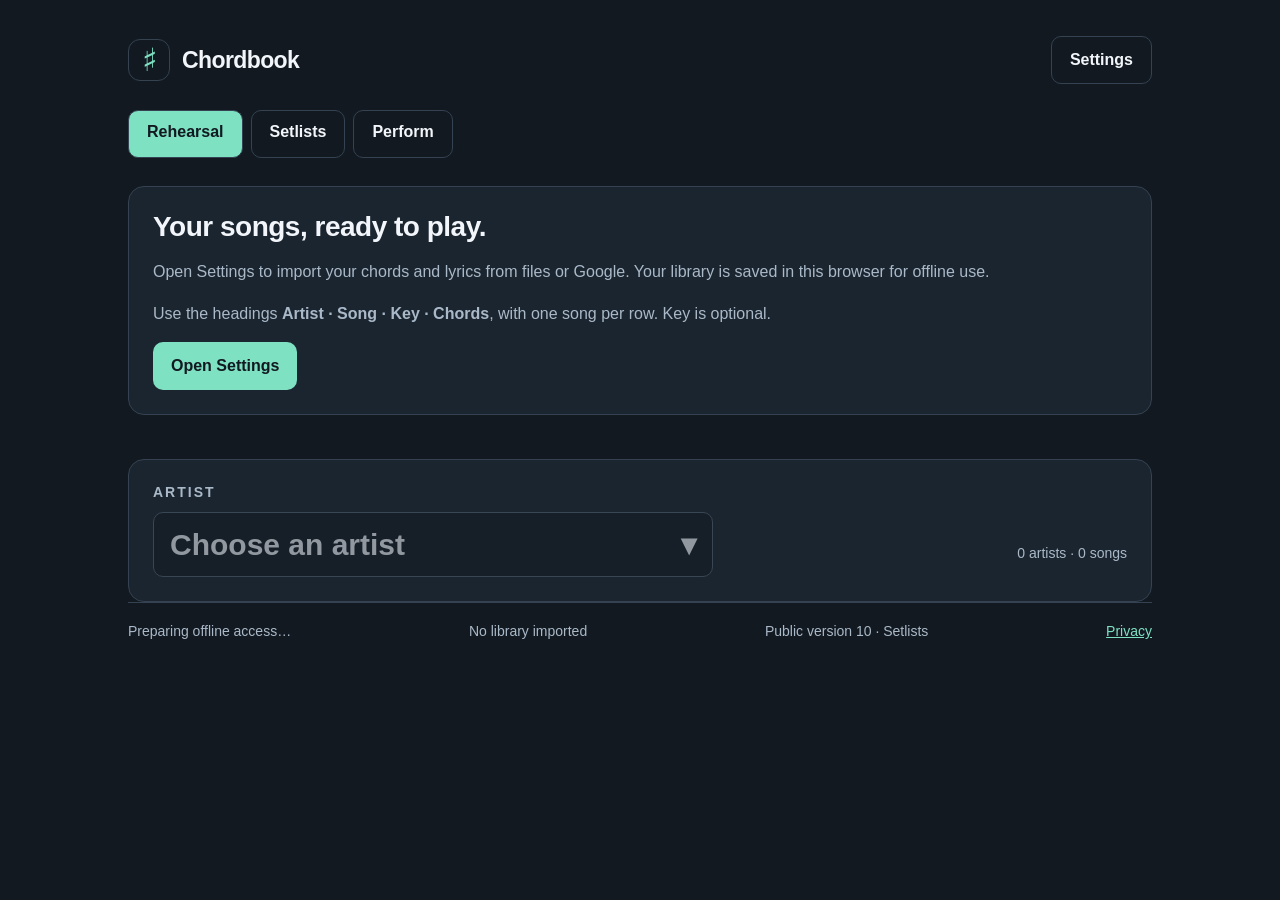
<file: index.html>
<!doctype html>
<html lang="en">
<head>
<meta charset="utf-8"><meta name="viewport" content="width=device-width, initial-scale=1, viewport-fit=cover">
<meta name="theme-color" content="#121921"><meta name="apple-mobile-web-app-capable" content="yes"><meta name="apple-mobile-web-app-title" content="Chordbook">
<title>Chordbook</title><link rel="manifest" href="manifest.webmanifest"><link rel="apple-touch-icon" href="icon-192.png">
<link rel="icon" href="data:image/svg+xml,%3Csvg xmlns='http://www.w3.org/2000/svg' viewBox='0 0 64 64'%3E%3Crect width='64' height='64' rx='14' fill='%23121921'/%3E%3Ctext x='32' y='46' text-anchor='middle' font-family='Arial' font-size='44' fill='%237de1c2'%3E♯%3C/text%3E%3C/svg%3E">
<script src="themes.js"></script><link rel="stylesheet" href="style.css"><script src="seed.js" defer></script><script src="csv.js" defer></script><script src="google-config.js" defer></script><script src="google-sheets.js" defer></script><script src="lyrics.js" defer></script><script src="jszip.min.js" defer></script><script src="docx-lyrics.js" defer></script><script src="app.js" defer></script><script src="setlist-model.js" defer></script><script src="setlists.js" defer></script>
</head>
<body>
<div class="app">
<header><div class="brand"><span class="mark" aria-hidden="true">♯</span><h1>Chordbook</h1></div><button id="open-settings" class="secondary">Settings</button><button id="back-library" class="secondary" hidden>Back to songs</button></header>
<nav class="mode-nav" aria-label="App mode"><a href="#" data-mode="library">Rehearsal</a><a href="#setlists" data-mode="setlists">Setlists</a><a href="#perform" data-mode="perform">Perform</a></nav>
<p id="message" role="status" hidden></p>
<aside id="picker-recovery" hidden><span>Google chooser stuck? Close it, then use Sign in again. If the cookie error persists, try opening Chordbook in Safari.</span><button id="close-picker">Close Google chooser</button></aside><div id="app-update" hidden><p>A new app version is ready. Your saved songs will be kept.</p><button id="reload-app">Load updated app</button></div><main>
<section id="settings-page" aria-labelledby="settings-heading" hidden>
<h2 id="settings-heading" tabindex="-1">Settings</h2>
<p class="settings-intro">Import a file from your device, or connect a Google source. Everything you save is available offline.</p>
<section class="settings-card" aria-labelledby="appearance-heading"><h3 id="appearance-heading">Appearance</h3><label for="colour-scheme">Colour scheme</label><select id="colour-scheme"></select><p>Saved on this device and available offline.</p></section>
<section class="settings-card" aria-labelledby="chords-settings-heading"><h3 id="chords-settings-heading">Chords</h3><p id="google-source"></p>
<div class="settings-actions"><button id="import">Import file (.csv)</button><button id="google-change" class="secondary">Connect Google source</button><button id="google-update" class="secondary" hidden>Update from Google</button></div><input type="file" id="file" accept=".csv,text/csv" hidden>
<p>Use Artist, Song, Key and Chords columns. Key is optional. To update a file-based library, import the revised file.</p><a href="template.csv" download>Download a blank chords template</a></section>
<section class="settings-card" aria-labelledby="lyrics-settings-heading"><h3 id="lyrics-settings-heading">Lyrics</h3><p id="lyrics-source"></p>
<div class="settings-actions"><button id="lyrics-import">Import file (.docx)</button><button id="lyrics-connect" class="secondary">Connect Google source</button><button id="lyrics-update" class="secondary" hidden>Update from Google</button></div><input type="file" id="lyrics-file" accept=".docx,application/vnd.openxmlformats-officedocument.wordprocessingml.document" hidden>
<p>Lyrics can be used on their own. One document can hold all your lyrics. To update file-based lyrics, import the revised file.</p>
<details><summary>Lyrics document format</summary><p>Use Heading 1 for each <strong>Artist — Song</strong> title, and normal text underneath for the lyrics. Use Artist — Song headings to build the artist/song list. If you also import chords, matching names share the lyrics. One lyrics entry can serve multiple keys of the same song. In Google Docs, choose File → Download → Microsoft Word (.docx) for a copy you can import offline. Background highlighting is preserved. The first two highlight colours use your selected colour scheme; additional colours retain their original background with readable text. Older .doc and PDF files are not supported.</p></details></section>
<section class="settings-card" aria-labelledby="google-settings-heading"><h3 id="google-settings-heading">Google connection</h3><div class="settings-actions"><button id="google-update-all" hidden>Update both from Google</button><button id="google-signin" class="secondary">Sign in again</button></div><p>Google actions need an internet connection. File imports do not require Google sign-in. Importing a file replaces that collection’s Google connection; the other collection is unaffected.</p></section>
</section><section id="library-page">
<section id="welcome" class="welcome"><h2>Your songs, ready to play.</h2><p>Open Settings to import your chords and lyrics from files or Google. Your library is saved in this browser for offline use.</p><p>Use the headings <strong>Artist · Song · Key · Chords</strong>, with one song per row. Key is optional.</p><button id="welcome-settings">Open Settings</button></section><section class="picker" aria-label="Choose artist"><div><label for="artist-open">ARTIST</label><button id="artist-open" class="artist-select" type="button" aria-haspopup="dialog" aria-controls="artist-dialog" disabled><span id="artist-selected">Choose an artist</span><span aria-hidden="true">▾</span></button><select id="artist" hidden aria-hidden="true" tabindex="-1"></select></div><p id="library-count"></p></section>
<div class="section-heading"><h2 id="artist-heading"></h2><span id="song-count"></span></div>
<div class="reading-layout"><div id="songs"></div><aside class="size-control" aria-label="Chords and lyrics text size"><span class="size-label">Text<br>size</span><button id="size-plus" type="button" aria-label="Increase text size">+</button><output id="chord-size-value" aria-live="polite" aria-label="Text size in pixels">27</output><button id="size-minus" type="button" aria-label="Decrease text size">−</button></aside></div>
</section>
<section id="setlists-page" hidden aria-labelledby="setlists-heading">
<h2 id="setlists-heading" tabindex="-1">Setlists</h2><p>Create an order for your songs. Lists are saved offline on this device.</p>
<div class="settings-actions"><button id="setlist-new" disabled>New setlist</button></div>
<label for="setlist-select">Setlist</label><select id="setlist-select" disabled></select>
<p id="setlist-status" role="status">Opening saved setlists…</p><p id="setlist-empty">Create your first setlist, then add songs from your library.</p>
<div id="setlist-editor" hidden><div class="section-heading"><h3 id="setlist-title"></h3><span id="setlist-count"></span></div>
<div class="settings-actions"><button id="setlist-add" disabled>Add songs</button><button id="setlist-rename" class="secondary" disabled>Rename</button><button id="setlist-delete" class="secondary" disabled>Delete setlist</button></div>
<p>Drag the dotted handle to reorder, or use Up and Down. You can add a song more than once.</p><ol id="setlist-items" aria-label="Songs in setlist"></ol></div></section>
<section id="perform-page" hidden aria-labelledby="perform-heading"><h2 id="perform-heading" tabindex="-1">Perform</h2><p>One song at a time, in your chosen order.</p>
<label for="performance-setlist">Setlist</label><select id="performance-setlist" disabled></select>
<label for="performance-view">Preferred view</label><select id="performance-view"><option value="lyrics">Lyrics</option><option value="chords">Chords</option></select>
<p id="performance-readiness" role="status"></p><button id="performance-start" disabled>Start performance</button>
<p>Pair your pedal with the iPad and select its Left/Right keyboard mode. Right advances; Left goes back. Long songs still scroll vertically.</p></section></main>
<footer><span id="offline" role="status">Preparing offline access…</span><span id="updated">No library imported</span><span>Public version 10 · Setlists</span><a href="privacy.html">Privacy</a></footer>

</div>
<dialog id="confirm"><form method="dialog"><p class="eyebrow">UPDATE LIBRARY</p><h2>Replace your song library?</h2><p id="import-summary"></p><p>The imported sheet replaces every artist and song currently saved on this device. Keep your original sheet as your backup.</p><div class="actions"><button value="cancel" class="secondary">Cancel</button><button id="replace" value="replace">Replace library</button></div></form></dialog>
<dialog id="tabs"><form method="dialog"><h2>Choose a worksheet</h2><p>Select the tab containing Artist, Song and Chords.</p><label for="worksheet">Worksheet</label><select id="worksheet"></select><div class="actions"><button value="cancel" class="secondary">Cancel</button><button value="choose">Use worksheet</button></div></form></dialog>
<dialog id="lyrics-confirm"><form method="dialog"><p class="eyebrow">IMPORT LYRICS</p><h2>Review library update</h2><p id="lyrics-summary"></p><ul id="lyrics-warnings"></ul><p>This saves a fresh copy of the whole lyrics document. Lyrics removed from the document will also be removed here. Lyrics without matching chords appear as lyrics-only songs.</p><div class="actions"><button value="cancel" class="secondary">Cancel</button><button id="lyrics-save" value="save">Save update</button></div></form></dialog>
<dialog id="artist-dialog" aria-labelledby="artist-dialog-title"><div class="artist-dialog-heading"><h2 id="artist-dialog-title">Choose an artist</h2><button id="artist-close" type="button" class="secondary">Close</button></div><div id="artist-options" class="artist-options"></div></dialog>
<dialog id="set-name-dialog" aria-labelledby="set-name-title"><form id="set-name-form" method="dialog"><h2 id="set-name-title">New setlist</h2><label for="set-name-input">Name</label><input id="set-name-input" maxlength="100" autocomplete="off"><p id="set-name-error" role="alert"></p><div class="actions"><button value="cancel" class="secondary">Cancel</button><button value="save">Save</button></div></form></dialog>
<dialog id="set-delete-dialog" aria-labelledby="set-delete-title"><form method="dialog"><h2 id="set-delete-title">Delete setlist?</h2><p id="set-delete-name"></p><p>This removes the list from this device. Your songs remain in the library.</p><div class="actions"><button value="cancel" class="secondary">Cancel</button><button id="set-delete-confirm">Delete</button></div></form></dialog>
<dialog id="set-add-dialog" aria-labelledby="set-add-title"><div class="artist-dialog-heading"><h2 id="set-add-title">Add songs</h2><button id="set-add-close" class="secondary">Done</button></div><label for="set-song-search">Search artist, song or key</label><input id="set-song-search" type="search" autocomplete="off"><p id="set-add-status" role="status"></p><p id="set-search-empty" hidden>No matching songs. Import chords or lyrics in Settings.</p><div id="set-song-results"></div></dialog>
<section id="performance-stage" tabindex="-1" aria-label="Performance" hidden>
<div class="performance-top"><div><p id="performance-position"></p><h2 id="performance-title"></h2><p id="performance-artist"></p></div><button id="performance-exit" class="secondary">Exit</button></div>
<div class="performance-tools song-views"><button id="performance-chords" class="secondary">Chords</button><button id="performance-lyrics" class="secondary">Lyrics</button><button id="performance-smaller" class="secondary" aria-label="Decrease text size">−</button><button id="performance-larger" class="secondary" aria-label="Increase text size">+</button></div>
<p id="performance-notice" role="status"></p><div id="performance-reader"><pre id="performance-content"></pre></div>
<div class="performance-bottom"><button id="performance-prev" class="secondary">← Previous</button><span id="performance-next-label"></span><button id="performance-next">Next →</button></div></section>
</body></html>
</file>
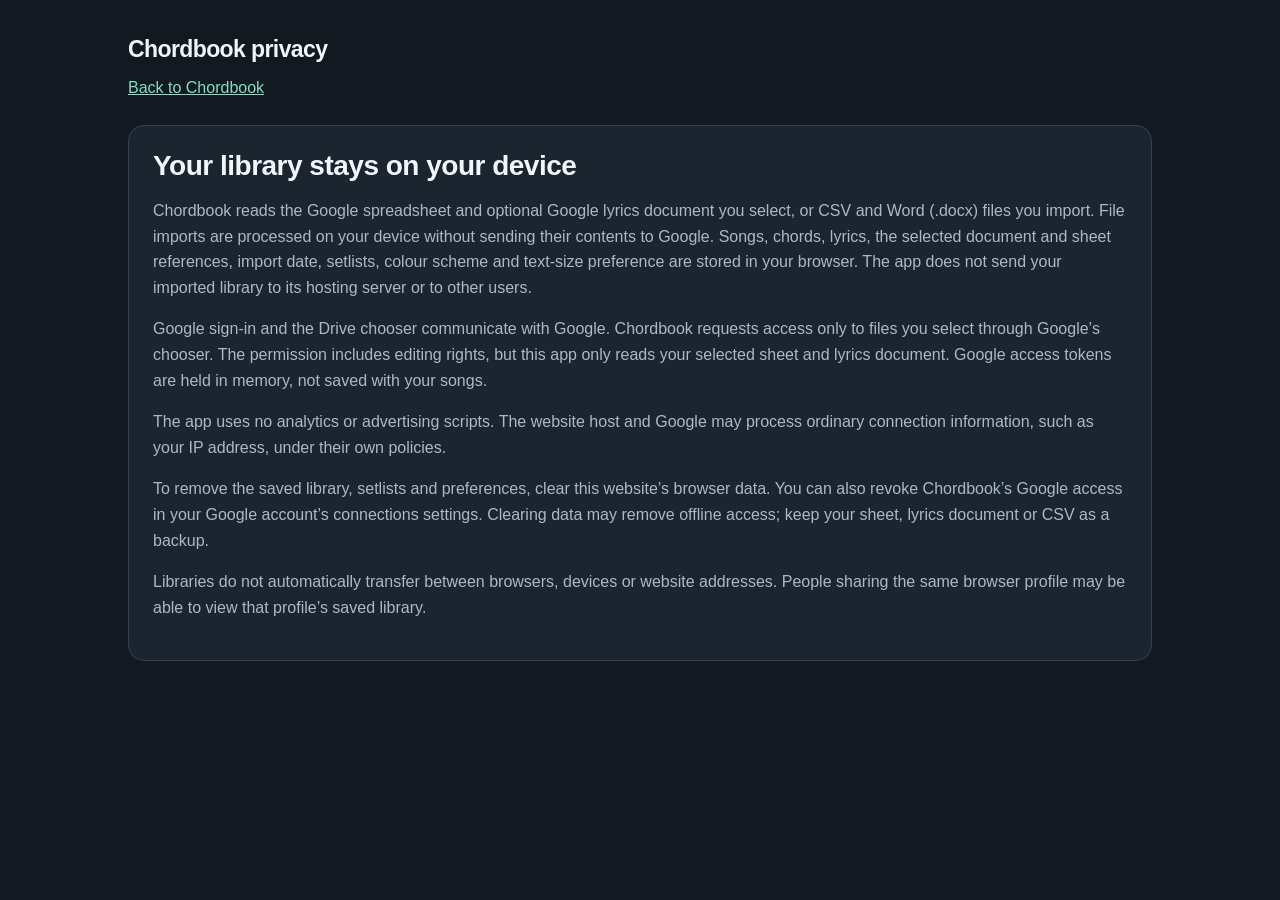
<file: privacy.html>
<!doctype html><html lang="en"><head><meta charset="utf-8"><meta name="viewport" content="width=device-width,initial-scale=1"><title>Chordbook privacy</title><script src="themes.js"></script><link rel="stylesheet" href="style.css"></head><body><main class="app"><h1>Chordbook privacy</h1><p><a href="./">Back to Chordbook</a></p><section class="welcome"><h2>Your library stays on your device</h2><p>Chordbook reads the Google spreadsheet and optional Google lyrics document you select, or CSV and Word (.docx) files you import. File imports are processed on your device without sending their contents to Google. Songs, chords, lyrics, the selected document and sheet references, import date, setlists, colour scheme and text-size preference are stored in your browser. The app does not send your imported library to its hosting server or to other users.</p><p>Google sign-in and the Drive chooser communicate with Google. Chordbook requests access only to files you select through Google’s chooser. The permission includes editing rights, but this app only reads your selected sheet and lyrics document. Google access tokens are held in memory, not saved with your songs.</p><p>The app uses no analytics or advertising scripts. The website host and Google may process ordinary connection information, such as your IP address, under their own policies.</p><p>To remove the saved library, setlists and preferences, clear this website’s browser data. You can also revoke Chordbook’s Google access in your Google account’s connections settings. Clearing data may remove offline access; keep your sheet, lyrics document or CSV as a backup.</p><p>Libraries do not automatically transfer between browsers, devices or website addresses. People sharing the same browser profile may be able to view that profile’s saved library.</p></section></main></body></html>
</file>
<file: style.css>
:root{color-scheme:dark;--bg:#121921;--panel:#1b2530;--line:#344251;--text:#f2f6fa;--muted:#aab9c8;--accent:#7de1c2;--accent-text:#10271f;--section:#efbf78;--selected:#233c36;--control-line:#526171;--highlight-a:#705018;--highlight-b:#254f77;--highlight-text:#ffffff;font-family:-apple-system,BlinkMacSystemFont,"Segoe UI",sans-serif;font-size:16px;background:var(--bg);color:var(--text)}
*{box-sizing:border-box}body{margin:0}.app{max-width:1080px;margin:auto;padding:36px max(28px,env(safe-area-inset-right)) 24px max(28px,env(safe-area-inset-left))}header,.brand,.section-heading,footer,.actions{display:flex;align-items:center;justify-content:space-between;gap:16px}.brand{justify-content:flex-start;gap:12px}.mark{display:grid;place-items:center;width:42px;height:42px;border:1px solid var(--line);border-radius:12px;color:var(--accent);font-size:32px}h1{font-size:23px;letter-spacing:-.6px;margin:0;font-weight:650}button,select{font:inherit;min-height:48px;border-radius:10px}button{border:0;background:var(--accent);color:var(--accent-text);font-weight:650;padding:12px 18px;cursor:pointer}.secondary{background:transparent;color:var(--text);border:1px solid var(--line)}button:hover{filter:brightness(1.12)}button:disabled{opacity:.55;cursor:wait}button:focus-visible,select:focus-visible{outline:3px solid var(--accent);outline-offset:4px}.picker{margin-top:44px;padding:24px;background:var(--panel);border:1px solid var(--line);border-radius:16px;display:flex;align-items:flex-end;justify-content:space-between;gap:20px}.picker>div{flex:1;max-width:560px}label,.eyebrow{font-size:14px;letter-spacing:2px;color:var(--muted);font-weight:600;display:block;margin:0 0 12px}select{width:100%;padding:12px 44px 12px 16px;background:var(--bg);border:1px solid var(--control-line);color:var(--text);font-size:23px;font-weight:600}.picker p{color:var(--muted);font-size:14px;margin:0 0 16px;white-space:nowrap}.section-heading{margin:34px 0 18px}h2{font-size:28px;letter-spacing:-.5px;margin:0}.section-heading span{font-size:14px;color:var(--muted);white-space:nowrap}article{border-top:1px solid var(--line);padding:24px 0 30px;display:grid;grid-template-columns:minmax(0,1fr);gap:16px}h3{font-size:19px;line-height:1.4;font-weight:600;margin:2px 0;color:var(--accent)}pre{font-family:ui-monospace,SFMono-Regular,Menlo,Consolas,monospace;white-space:pre-wrap;overflow-wrap:anywhere;tab-size:4;font-size:var(--chord-size,27px);line-height:1.8;margin:0;letter-spacing:.01em}footer{border-top:1px solid var(--line);padding-top:20px;color:var(--muted);font-size:14px;align-items:flex-start}#offline.ready{color:var(--accent)}#message{background:var(--panel);border:1px solid var(--line);border-radius:10px;padding:16px;line-height:1.5}dialog{background:var(--panel);color:var(--text);border:1px solid var(--line);border-radius:18px;width:min(520px,calc(100% - 32px));padding:28px}dialog::backdrop{background:#000a}dialog p{line-height:1.6;color:var(--muted)}dialog h2{font-size:25px}.actions{justify-content:flex-end;margin-top:26px}
@media(max-width:600px){.app{padding:24px 20px}.picker{margin-top:28px;padding:18px;display:block}.picker p{margin:14px 0 0}article{grid-template-columns:1fr;gap:10px}footer{flex-direction:column;gap:8px}h2{font-size:25px}header{gap:12px}h1{font-size:20px}.mark{width:34px;height:38px}header button{font-size:14px;padding:10px 12px}pre{font-size:var(--chord-size,27px)}}

.sync-panel{margin-top:28px}.sync-panel>div{display:flex;flex-wrap:wrap;gap:12px}.sync-panel p{font-size:14px;color:var(--muted);line-height:1.5;overflow-wrap:anywhere}.sync-panel+.picker{margin-top:24px}

.song-key{margin:7px 0 0;color:var(--muted);font-size:16px;line-height:1.5}

#picker-recovery:not([hidden]){position:fixed;z-index:2147483647;bottom:0;left:0;right:0;display:flex;gap:16px;align-items:center;padding:18px 24px max(18px,env(safe-area-inset-bottom));background:var(--panel);border-top:2px solid var(--accent);box-shadow:0 -8px 24px #0008;font-size:16px;line-height:1.5}#picker-recovery button{flex-shrink:0}@media(max-width:600px){#picker-recovery:not([hidden]){flex-direction:column}}

.section-label{color:var(--section);font-style:italic;font-weight:650}

.reading-layout{display:grid;grid-template-columns:minmax(0,1fr) 58px;gap:20px;align-items:start}
.song-heading{display:flex;align-items:baseline;justify-content:space-between;gap:20px;min-width:0}
.song-heading h3{min-width:0;overflow-wrap:anywhere}.song-heading .song-key{margin:0;flex-shrink:0}
.size-control{position:sticky;top:24px;display:flex;align-items:center;flex-direction:column;gap:10px;padding:16px 4px;border:1px solid var(--line);border-radius:12px;background:var(--panel);color:var(--muted)}
.size-control .size-label{font-size:14px;letter-spacing:0;text-align:center;margin:0;line-height:1.35}

.size-control output{font-size:14px;font-variant-numeric:tabular-nums}
@media(max-width:600px){.reading-layout{grid-template-columns:minmax(0,1fr) 48px;gap:12px}.size-control{top:12px}.song-heading{gap:12px}}

[hidden]{display:none!important}.welcome{margin:28px 0;padding:24px;border:1px solid var(--line);border-radius:16px;background:var(--panel)}.welcome p{line-height:1.6;color:var(--muted)}a{color:var(--accent)}

.lyrics-panel{padding-top:18px;border-top:1px solid var(--line)}.lyrics-panel details{color:var(--muted);font-size:14px;line-height:1.6}.lyrics-panel summary{cursor:pointer;min-height:44px;display:flex;align-items:center}.song-views{display:flex;gap:8px;flex-wrap:wrap}.song-views button{min-height:44px;padding:8px 16px;font-size:15px}.song-views button[aria-pressed="true"]{background:var(--accent);color:var(--accent-text);border-color:var(--accent)}.lyrics-text{font-family:inherit;line-height:1.55;letter-spacing:0}.lyrics-missing{font-size:15px;color:var(--muted);margin:0}#lyrics-warnings{line-height:1.6;color:var(--section);overflow-wrap:anywhere;max-height:240px;overflow:auto}dialog{max-height:90dvh;overflow:auto}

#settings-page{margin-top:32px}.settings-intro,.settings-card p{color:var(--muted);line-height:1.6}.settings-card{margin:22px 0;padding:22px;background:var(--panel);border:1px solid var(--line);border-radius:14px}.settings-card h3{font-size:22px}.settings-actions{display:flex;flex-wrap:wrap;gap:12px}.settings-card summary{cursor:pointer;padding:12px 0}.settings-card details{line-height:1.6}.settings-card p{overflow-wrap:anywhere}#settings-heading:focus{outline:none}@media(max-width:600px){.settings-card{padding:18px}.settings-actions{flex-direction:column}.settings-actions button{width:100%}}

.size-control button{width:44px;min-height:48px;padding:0;font-size:28px;line-height:1;touch-action:manipulation}.size-control button:disabled{cursor:default}.reading-layout{grid-template-columns:minmax(0,1fr) 58px}

.artist-select{display:flex;align-items:center;justify-content:space-between;gap:16px;width:100%;min-height:64px;padding:12px 16px;background:var(--bg);border:1px solid var(--control-line);color:var(--text);text-align:left;font-size:30px;line-height:1.3}.artist-select span:first-child{min-width:0;overflow-wrap:anywhere}.artist-select:disabled{cursor:default}#artist-dialog{width:min(680px,calc(100% - 24px));padding:20px;overflow:hidden}#artist-dialog[open]{display:flex;flex-direction:column;max-height:85vh;max-height:85dvh}.artist-dialog-heading{display:flex;align-items:center;justify-content:space-between;gap:16px;flex-shrink:0;padding-bottom:16px}.artist-dialog-heading h2{font-size:25px}.artist-options{min-height:0;overflow-y:auto;overscroll-behavior:contain;display:flex;flex-direction:column;gap:8px}.artist-option{flex-shrink:0;min-height:64px;padding:14px 16px;font-size:30px;line-height:1.3;font-weight:600;text-align:left;overflow-wrap:anywhere;background:var(--bg);color:var(--text);border:1px solid var(--line)}.artist-option[aria-pressed="true"]{border-color:var(--accent);color:var(--accent);background:var(--selected)}.artist-option:focus-visible{outline-offset:-4px}

#appearance-heading{margin-bottom:20px}#colour-scheme{max-width:560px}

.lyric-highlight{color:var(--highlight-text);padding:0 .08em;border-radius:3px;box-decoration-break:clone;-webkit-box-decoration-break:clone}.lyric-highlight.highlight-a{background:var(--highlight-a)}.lyric-highlight.highlight-b{background:var(--highlight-b)}

/* Setlists and performance share the chosen colour scheme. */
.mode-nav{display:flex;gap:8px;flex-wrap:wrap;margin:26px 0}.mode-nav a{padding:12px 18px;min-height:48px;border:1px solid var(--line);border-radius:10px;text-decoration:none;color:var(--text);font-weight:650}.mode-nav a[aria-current="page"]{background:var(--accent);color:var(--accent-text)}
#setlists-page>p,#perform-page>p,#setlist-editor>p{color:var(--muted);line-height:1.6}#setlists-page label,#perform-page label,#set-name-dialog label{margin-top:24px}#setlist-select,#performance-setlist,#performance-view{max-width:650px}input{font:inherit;font-size:20px;width:100%;min-height:48px;padding:12px;border:1px solid var(--control-line);border-radius:8px;background:var(--bg);color:var(--text)}input:focus-visible,a:focus-visible{outline:3px solid var(--accent);outline-offset:3px}
#setlist-items{list-style:none;margin:20px 0;padding:0;max-height:65vh;overflow-y:auto;overscroll-behavior:contain}#setlist-items>li{display:flex;align-items:center;gap:14px;padding:16px 8px;border-bottom:1px solid var(--line);background:var(--bg)}#setlist-items>li.dragging{background:var(--selected);outline:2px solid var(--accent);outline-offset:-2px}.drag-handle{touch-action:none;cursor:grab;font-size:27px;padding:10px;min-width:48px;user-select:none;-webkit-user-select:none}.setlist-song-info{flex:1;min-width:0;overflow-wrap:anywhere;display:grid;gap:7px}.setlist-song-info strong{font-size:21px}.setlist-song-info span{color:var(--muted)}.setlist-song-info .setlist-warning{color:var(--section)}.setlist-row-actions{display:flex;gap:6px;flex-wrap:wrap}.setlist-row-actions button{padding:10px;font-size:14px}
#set-add-dialog{width:min(760px,calc(100% - 24px))}#set-add-dialog[open]{display:flex;flex-direction:column;overflow:hidden}#set-add-dialog>input,#set-add-dialog>.artist-dialog-heading{flex-shrink:0}#set-song-results{overflow-y:auto;min-height:0}.add-song-row{display:flex;align-items:center;justify-content:space-between;gap:16px;padding:14px 0;border-bottom:1px solid var(--line)}.add-song-row span{font-size:20px;overflow-wrap:anywhere}.add-song-row button{flex-shrink:0}
body.is-performing{overflow:hidden}body.is-performing>.app{display:none}#performance-stage{position:fixed;inset:0;z-index:1000;background:var(--bg);color:var(--text);height:100%;height:100dvh;display:flex;flex-direction:column;padding:max(16px,env(safe-area-inset-top)) max(20px,env(safe-area-inset-right)) max(16px,env(safe-area-inset-bottom)) max(20px,env(safe-area-inset-left));outline:none}#performance-stage:fullscreen{width:100%;height:100%}.performance-top{display:flex;align-items:flex-start;justify-content:space-between;gap:20px;flex-shrink:0}.performance-top>div{min-width:0}.performance-top h2{color:var(--accent);overflow-wrap:anywhere}.performance-top p{color:var(--muted);margin:0 0 8px;overflow-wrap:anywhere}#performance-artist{margin-top:8px}.performance-tools{margin:8px 0;flex-shrink:0}.performance-tools button{min-height:48px}#performance-notice{margin:0;color:var(--section);font-size:14px}#performance-notice:not(:empty){padding:6px 0}#performance-reader{flex:1;min-height:0;overflow-y:auto;overscroll-behavior:contain;touch-action:pan-y pinch-zoom;padding:14px 0 28px}#performance-content{width:100%}.performance-bottom{display:flex;align-items:center;justify-content:space-between;gap:14px;border-top:1px solid var(--line);padding-top:12px;flex-shrink:0}#performance-next-label{color:var(--muted);text-align:center;overflow-wrap:anywhere}#performance-stage button:disabled,#setlists-page button:disabled{cursor:default}
@media(max-width:600px){#setlist-items>li{flex-wrap:wrap}.setlist-row-actions{width:100%;padding-left:62px}.performance-bottom{flex-wrap:wrap}#performance-next-label{order:-1;width:100%;font-size:14px}.performance-top h2{font-size:23px}#performance-stage{padding-left:14px;padding-right:14px}.mode-nav a{flex:1;text-align:center;padding:12px}.performance-top>button{padding:10px 14px}}
</file>
